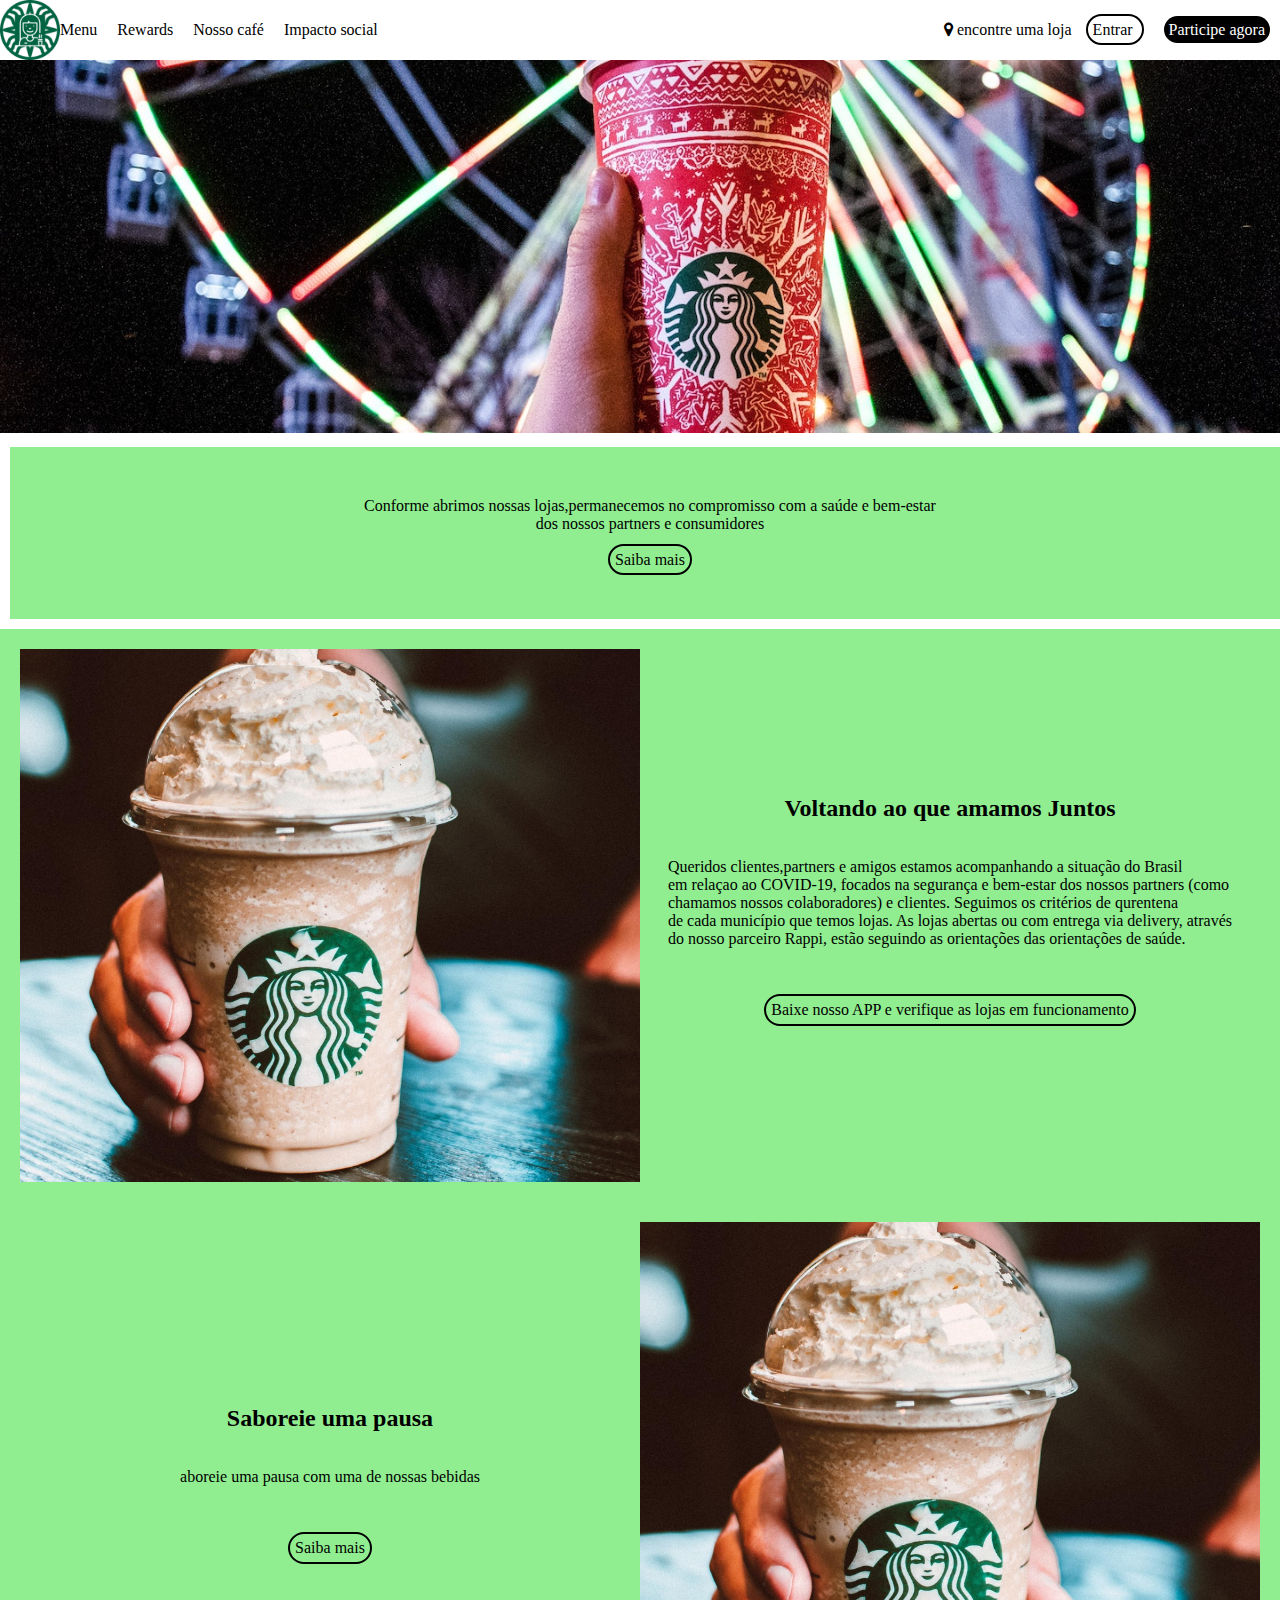
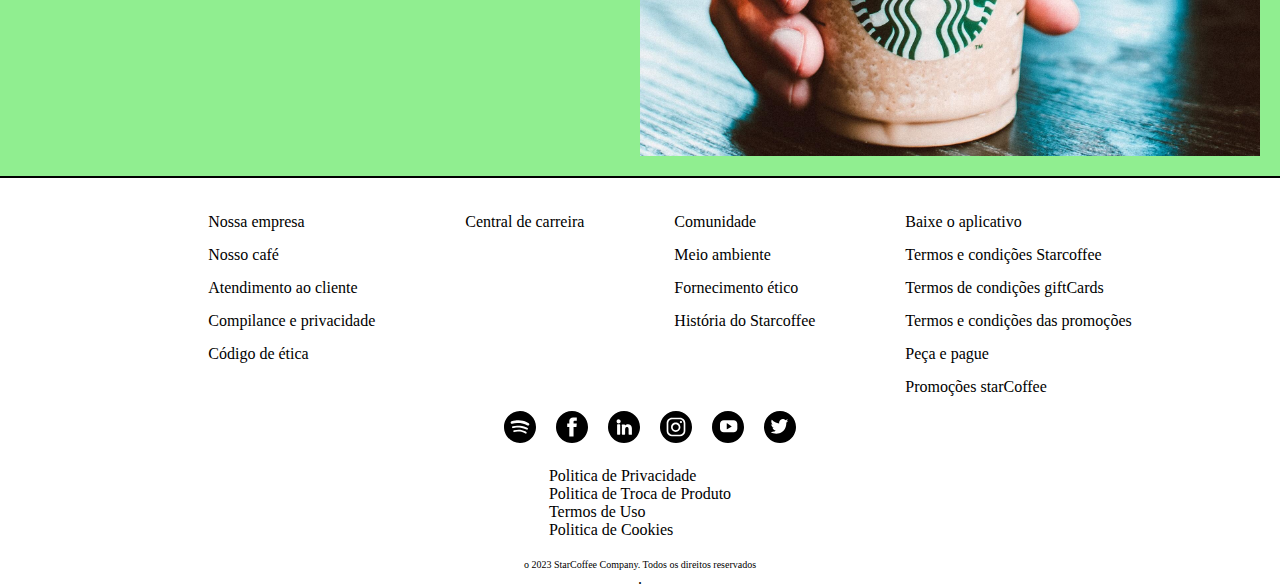
<file: index.html>
<!DOCTYPE html>
<html lang="en">

<head>
    <meta charset="UTF-8">
    <meta http-equiv="X-UA-Compatible" content="IE=edge">
    <meta name="viewport" content="width=device-width, initial-scale=1.0">
    <title>Document</title>
    <link rel="stylesheet" href="css/style.css">
    <link rel="stylesheet" href="https://cdnjs.cloudflare.com/ajax/libs/font-awesome/4.7.0/css/font-awesome.min.css">
</head>

<body>
    <header>

        <div class="menu">
            <img src="img/logo.png">
            <nav>
                <ul>
                    <li> <a href="#"> Menu </a> </li>
                    <li> <a href="#"> Rewards </a> </li>
                    <li> <a href="#"> Nosso café </a></li>
                    <li> <a href="#"> Impacto social</a></li>
                </ul>
            </nav>
        </div>
        <div class="menu2">
            <a href="#" class="encontre"> <i class="fa fa-map-marker"></i> encontre uma loja </a>
            <a href="login.html" class="bt1"> Entrar </a>
            <a href="#" class="bt2"> Participe agora</a>
        </div>
    </header>


    <main>
        <img src="img/capasite.jpg" alt="" srcset="">
        <div class="pt1">
            <p>Conforme abrimos nossas lojas,permanecemos no compromisso com a saúde e bem-estar <br>
                dos nossos partners e consumidores </p> <br>
            <a href="#" class="bt1"> Saiba mais </a>
        </div>

        <div class="pt2">
            <img class="img2" src="img/site1.jpg" alt="">

            <div>
                <h2> Voltando ao que amamos Juntos </h2>
                <br><br>
                <p> Queridos clientes,partners e amigos estamos acompanhando a situação do Brasil <br>
                    em relaçao ao COVID-19, focados na segurança e bem-estar dos nossos partners (como <br>
                    chamamos nossos colaboradores) e clientes. Seguimos os critérios de qurentena <br>
                    de cada município que temos lojas. As lojas abertas ou com entrega via delivery, através <br>
                    do nosso parceiro Rappi, estão seguindo as orientações das orientações de saúde.
                </p>
                <br><br>
                <a href="#" class="bt1"> Baixe nosso APP e verifique as lojas em funcionamento</a>
            </div>
        </div>
        <div class="pt2">

            <div>
                <h2> Saboreie uma pausa </h2>
                <br><br>
                <p> aboreie uma pausa com uma de nossas bebidas </p>
                <br><br>
                <a href="#" class="bt1"> Saiba mais</a>
            </div>
            <img class="img2" src="img/site1.jpg" alt="">
        </div>

    </main>
    <footer>
        <div class="infos">
            <ul>
                <li> Nossa empresa </li>
                <li>Nosso café</li>
                <li> Atendimento ao cliente</li>
                <li> Compilance e privacidade </li>
                <li> Código de ética</li>
            </ul>

            <ul>
                <li> Central de carreira </li>
            </ul>

            <ul>
                <li>Comunidade </li>
                <li>Meio ambiente </li>
                <li> Fornecimento ético</li>
                <li>História do Starcoffee</li>
            </ul>
            <ul>
                <li>Baixe o aplicativo </li>
                <li>Termos e condições Starcoffee</li>
                <li> Termos de condições giftCards </li>
                <li> Termos e condições das promoções</li>
                <li> Peça e pague </li>
                <li> Promoções starCoffee</li>
            </ul>
        </div>
        
        <ul class="icons">
            <li><img src="img/icon-spotify.svg" alt=""></li>
            <li><img src="img/icon-facebook.svg" alt=""></li>
            <li><img src="img/icon-linkedin.svg" alt=""></li>
            <li><img src="img/icon-instagram.svg" alt=""></li>
            <li><img src="img/icon-youtube.svg" alt=""></li>
            <li><img src="img/icon-twitter.svg" alt=""></li>
        </ul>


        <ul class="politicas flex">
            <li>Politica de Privacidade</li>
            <li>Politica de Troca de Produto</li>
            <li>Termos de Uso</li>
            <li>Politica de Cookies</li>
        </ul>

        <p class="o">o 2023 StarCoffee Company. Todos os direitos reservados</p>.
    </footer>
</body>

</html>
</file>
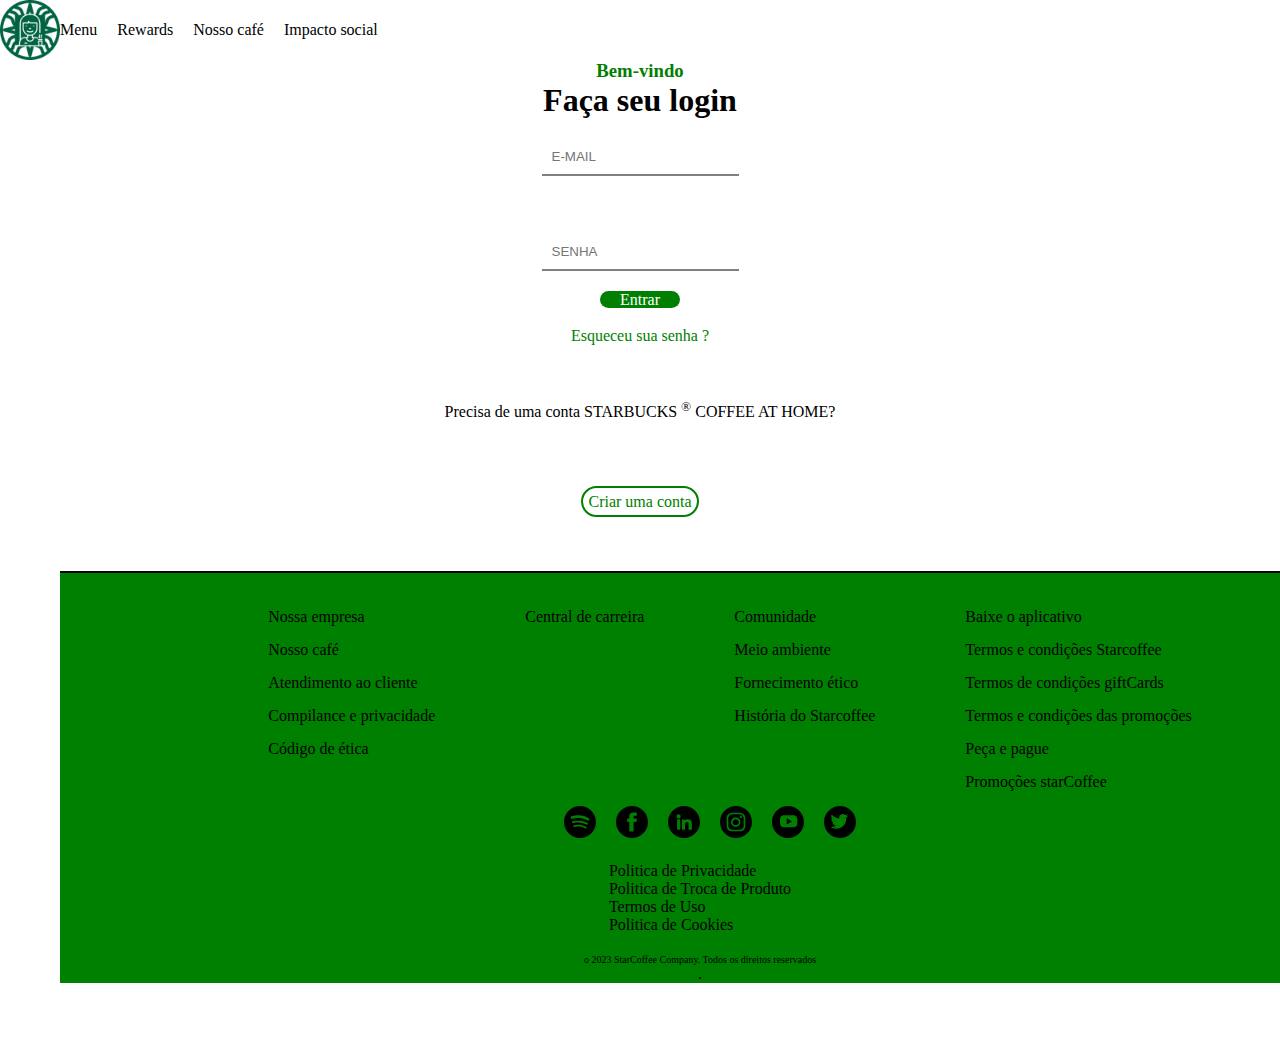
<file: login.html>
<!DOCTYPE html>
<html lang="en">
<head>
    <meta charset="UTF-8">
    <meta http-equiv="X-UA-Compatible" content="IE=edge">
    <meta name="viewport" content="width=device-width, initial-scale=1.0">
    <title>Document</title>
    <link rel="stylesheet" href="https://cdnjs.cloudflare.com/ajax/libs/font-awesome/4.7.0/css/font-awesome.min.css">
    <link rel="stylesheet" href="https://cdnjs.cloudflare.com/ajax/libs/font-awesome/4.7.0/css/font-awesome.min.css">
    <link rel="stylesheet" href="https://cdnjs.cloudflare.com/ajax/libs/font-awesome/4.7.0/css/font-awesome.min.css">
    <link rel="stylesheet" href="css/login.css">
</head>
<body>
    <div class="menu">
        <img src="img/logo.png">
        <nav>
            <ul>
                <li> <a href="#"> Menu </a> </li>
                <li> <a href="#"> Rewards </a> </li>
                <li> <a href="#"> Nosso café </a></li>
                <li> <a href="#"> Impacto social</a></li>
            </ul>
        </nav>
    </div>
    <div class="text">
        <h3> Bem-vindo </h3>
        <h1> Faça seu login </h1>
    </div>
    <div class="control">
        
        <input class="kk" type="senha" placeholder="E-MAIL">
        <br><br>
        <input class="kk" type="senha" placeholder="SENHA">
        <br>
        <a href="#" class="entr"> Entrar</a>
        <br><br>
        <a class="verm" href="#"> Esqueceu sua senha ?</a>
        <br><br><br><br>
        <p> Precisa de uma conta STARBUCKS <sup>®</sup>
            COFFEE AT HOME?
        </p>
        <br><br><br><br>
        <a href="#" class="bt2"> Criar uma conta </a>
    </div>
    <footer>
        <div class="infos">
            <ul>
                <li> Nossa empresa </li>
                <li>Nosso café</li>
                <li> Atendimento ao cliente</li>
                <li> Compilance e privacidade </li>
                <li> Código de ética</li>
            </ul>

            <ul>
                <li> Central de carreira </li>
            </ul>

            <ul>
                <li>Comunidade </li>
                <li>Meio ambiente </li>
                <li> Fornecimento ético</li>
                <li>História do Starcoffee</li>
            </ul>
            <ul>
                <li>Baixe o aplicativo </li>
                <li>Termos e condições Starcoffee</li>
                <li> Termos de condições giftCards </li>
                <li> Termos e condições das promoções</li>
                <li> Peça e pague </li>
                <li> Promoções starCoffee</li>
            </ul>
        </div>
        
        <ul class="icons">
            <li><img src="img/icon-spotify.svg" alt=""></li>
            <li><img src="img/icon-facebook.svg" alt=""></li>
            <li><img src="img/icon-linkedin.svg" alt=""></li>
            <li><img src="img/icon-instagram.svg" alt=""></li>
            <li><img src="img/icon-youtube.svg" alt=""></li>
            <li><img src="img/icon-twitter.svg" alt=""></li>
        </ul>


        <ul class="politicas flex">
            <li>Politica de Privacidade</li>
            <li>Politica de Troca de Produto</li>
            <li>Termos de Uso</li>
            <li>Politica de Cookies</li>
        </ul>

        <p class="o">o 2023 StarCoffee Company. Todos os direitos reservados</p>.
    </footer>
    
</header>
</body>
</file>
<file: css/style.css>
* {
    margin: 0;
    padding: 0;
    box-sizing: border-box;
    border: 0;
}

header {
    display: flex;
    justify-content: space-between;
    align-items: center;
    box-shadow: 2px 2px 5px black;
}

.menu>img {
    width: 60px;
}

.menu {
    display: flex;
    height: 100%;
    align-items: center;
}

.bt1 {
    padding: 20px;

}

nav>ul {
    display: flex;
    justify-content: space-between;
}

a {
    color: black;
    text-decoration: none;

}

li {
    list-style-type: none;
}

nav>ul>li {
    margin-right: 20px;


}

.menu2>a {
    text-decoration: none;

}

.bt1 {
    border: 2px solid black;
    border-radius: 100px;
    padding: 5px;
    margin: 10px;
}

.bt2 {
    color: white;
    background-color: black;
    border-radius: 100px;
    padding: 5px;
    margin: 10px;

}

/* Corpo da página*/
main {
    max-width: 1300px;
    margin: 0 auto;
}

main>img {
    width: 100%;
}

.pt1 {
    background-color: lightgreen;
    text-align: center;
    margin: 10px;
    padding: 50px;
    width: 100%;
}

.pt2 {
    background-color: lightgreen;
    display: flex;
    align-items: center;
    padding: 20px;
    border-lo

}

.pt2>div {
    padding: 10px;
    display: flex;
    flex-direction: column;
    align-items: center;
    justify-content: center;
    width: 50%;
}

.img2 {
    width: 50%;

}

footer {
    border-top: 2px solid black;

    display: flex;
    align-items: center;
    flex-direction: column;
    justify-content: center;
    width: 100%;
    height: 100%;
}

.infos {
    margin-top: 20px;
    display: flex;

}
.infos ul {
    margin-left: 60px;
}
.infos > ul >li{
    margin: 15px;
}
footer .icons {
    display: flex;
    margin-bottom: 20px;
    user-select: none;
    cursor: pointer;
}

footer .icons li {
    margin-left: 20px;
}

footer .politicas {
    margin-bottom: 20px;
}

footer .o {
    font-size: 10px;
}
</file>
<file: css/login.css>
* {
    margin: 0;
    padding: 0;
    box-sizing: border-box;
    border: 0;
}
header {
    display: flex;
    justify-content: space-between;
    align-items: center;
    box-shadow: 2px 2px 5px black;
}

.menu>img {
    width: 60px;
}

.menu {
    display: flex;
    height: 100%;
    align-items: center;
}


nav>ul {
    display: flex;
    justify-content: space-between;
}
.menu2>a {
    text-decoration: none;

}
a {
    color: black;
    text-decoration: none;

}

li {
    list-style-type: none;
}

nav>ul>li {
    margin-right: 20px;


}
.text{
    text-align: center;
}
.text > h3{
color: green;

}
.control{
   text-align: center;
   
}
.abaix{
    border-bottom: 2px solid gray;
    line-height: 22px;
    padding: 10px;
}
.kk{
    margin: 20px;
    padding: 10px;
    border:none ;
    border-bottom: 2px solid gray;
    

}
.control{
    align-items: center;
}
.entr{
    background-color: green;
    border-radius: 20px;
    color: white;
    padding-left: 20px;
    padding-right: 20px;
}
.verm{
    color: green;
}
.bt2 {
    color: green;
   border: 2px solid green;
    border-radius: 100px;
    padding: 5px;
    margin: 10px;
    text-align: center;
}
/* Rodapé */
footer {
    margin: 60px;
    border-top: 2px solid black;
    background-color: green;
    display: flex;
    align-items: center;
    flex-direction: column;
    justify-content: center;
    width: 100%;
    height: 100%;
}

.infos {
    margin-top: 20px;
    display: flex;

}
.infos ul {
    margin-left: 60px;
}
.infos > ul >li{
    margin: 15px;
}
footer .icons {
    display: flex;
    margin-bottom: 20px;
    user-select: none;
    cursor: pointer;
}

footer .icons li {
    margin-left: 20px;
}

footer .politicas {
    margin-bottom: 20px;
}

footer .o {
    font-size: 10px;
}
</file>
